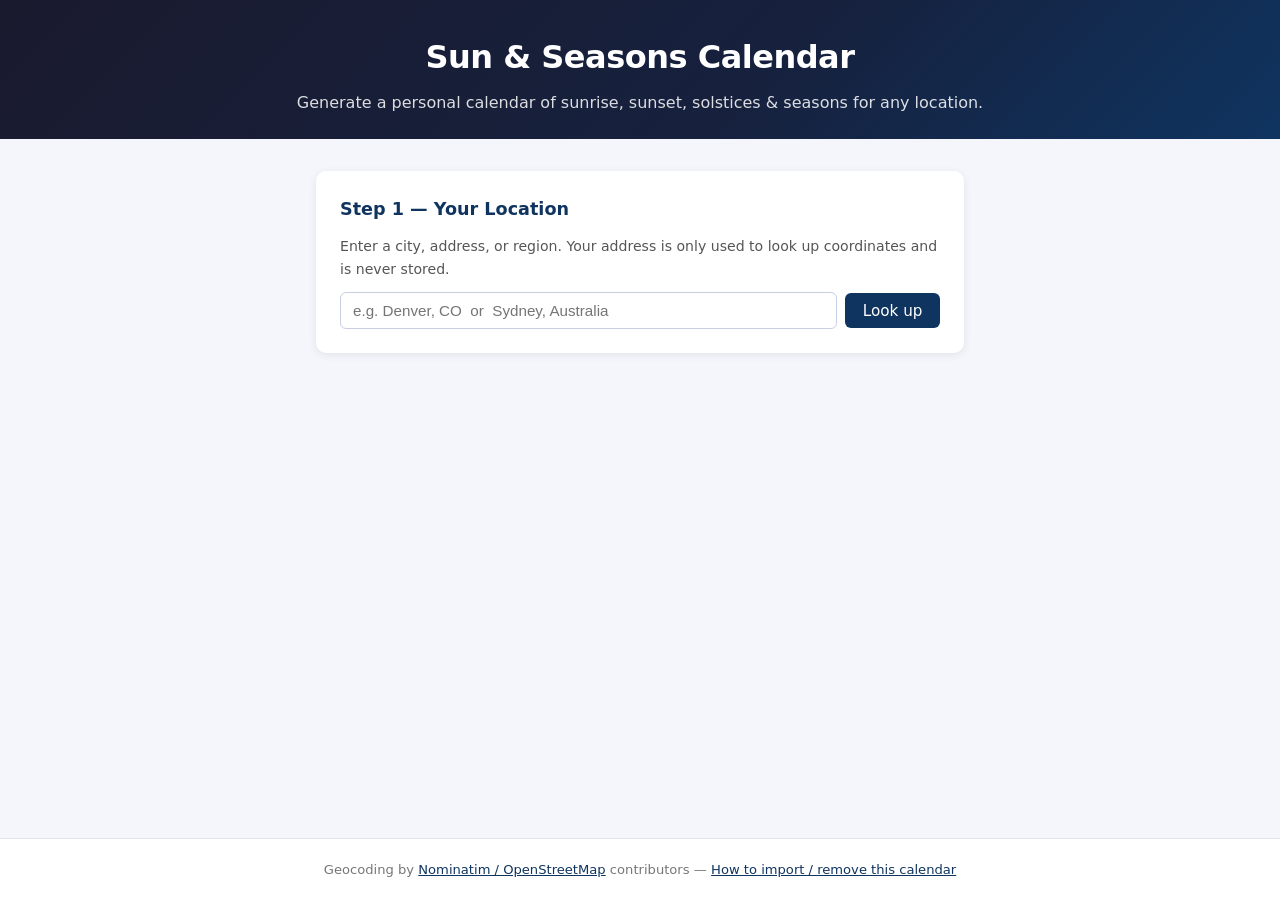
<file: templates/index.html>
<!DOCTYPE html>
<html lang="en">
<head>
  <meta charset="UTF-8">
  <meta name="viewport" content="width=device-width, initial-scale=1.0">
  <title>Sun &amp; Seasons Calendar</title>
  <link rel="stylesheet" href="/static/style.css">
</head>
<body>

<header>
  <h1>Sun &amp; Seasons Calendar</h1>
  <p class="tagline">Generate a personal calendar of sunrise, sunset, solstices &amp; seasons for any location.</p>
</header>

<main>
  <!-- Step 1: Location -->
  <section id="step-location" class="card">
    <h2>Step 1 &mdash; Your Location</h2>
    <p class="hint">Enter a city, address, or region. Your address is only used to look up coordinates and is never stored.</p>
    <div class="input-row">
      <input type="text" id="address-input" placeholder="e.g. Denver, CO  or  Sydney, Australia"
             autocomplete="off" spellcheck="false" />
      <button id="lookup-btn">Look up</button>
    </div>
    <div id="lookup-error" class="error hidden"></div>

    <!-- Candidate list (shown when multiple results) -->
    <div id="candidates" class="hidden">
      <p class="hint">Multiple locations found &mdash; pick the right one:</p>
      <ul id="candidate-list"></ul>
    </div>

    <!-- Confirmed location -->
    <div id="confirmed-location" class="confirmed hidden">
      <span id="confirmed-text"></span>
      <button id="change-location-btn" class="link-btn">Change</button>
    </div>
  </section>

  <!-- Step 2: Year -->
  <section id="step-year" class="card hidden">
    <h2>Step 2 &mdash; Year</h2>
    <div class="input-row">
      <label for="year-input">Year:</label>
      <input type="number" id="year-input" min="1901" max="2099" value="" style="width:90px" />
    </div>
  </section>

  <!-- Step 3: Generate -->
  <section id="step-generate" class="card hidden">
    <h2>Step 3 &mdash; Get Your Calendar</h2>

    <!-- Main calendar -->
    <div class="download-block">
      <h3 class="download-label">Main Calendar</h3>
      <p class="hint">Sunrise, sunset, solstices &amp; equinoxes, and DST clock changes.</p>
      <div class="button-group">
        <a id="download-btn" href="#" class="btn btn-primary" download>
          Download .ics file
        </a>
      </div>
    </div>

    <!-- Day length calendar -->
    <div class="download-block">
      <h3 class="download-label">Day Length Calendar <span class="optional-tag">optional</span></h3>
      <p class="hint">One all-day event per day showing the duration of daylight. Import into its own calendar so you can show/hide it independently.</p>
      <div class="input-row daylength-row">
        <label for="daylength-format">Format:</label>
        <select id="daylength-format">
          <option value="hm">10h 23m</option>
          <option value="hm_label">10h 23m daylight</option>
          <option value="colon">10:23</option>
          <option value="decimal">10.4 hrs</option>
          <option value="hms">10h 23m 45s</option>
        </select>
        <a id="download-daylength-btn" href="#" class="btn btn-secondary-download" download>
          Download .ics file
        </a>
      </div>
    </div>

    <div class="import-note">
      <strong>Tip:</strong> In Google Calendar, create a new calendar first
      (e.g. <em>"Sun &amp; Seasons 2026"</em>) then import &mdash; the picker only
      appears when you have more than one calendar.
      <a href="/help">Full import instructions &rarr;</a>
    </div>

    <button id="preview-btn" class="btn btn-secondary">Show preview</button>

    <div id="preview-section" class="hidden">
      <div id="preview-loading" class="loading hidden">Loading preview&hellip;</div>
      <div id="preview-content"></div>
    </div>
  </section>
</main>

<footer>
  <p>
    Geocoding by <a href="https://nominatim.openstreetmap.org/" target="_blank" rel="noopener">Nominatim / OpenStreetMap</a> contributors &mdash;
    <a href="/help">How to import / remove this calendar</a>
  </p>
</footer>

<script>
// ---------------------------------------------------------------------------
// State
// ---------------------------------------------------------------------------
const state = {
  lat: null,
  lon: null,
  displayName: null,
  year: new Date().getFullYear(),
};

// ---------------------------------------------------------------------------
// DOM helpers
// ---------------------------------------------------------------------------
const $ = id => document.getElementById(id);

function show(id)   { $(id).classList.remove('hidden'); }
function hide(id)   { $(id).classList.add('hidden'); }
function showError(msg) { $('lookup-error').textContent = msg; show('lookup-error'); }
function hideError()    { hide('lookup-error'); }

// ---------------------------------------------------------------------------
// Step 1: Geocode
// ---------------------------------------------------------------------------
$('lookup-btn').addEventListener('click', doLookup);
$('address-input').addEventListener('keydown', e => { if (e.key === 'Enter') doLookup(); });

async function doLookup() {
  const address = $('address-input').value.trim();
  if (!address) { showError('Please enter an address or city.'); return; }

  hideError();
  $('lookup-btn').disabled = true;
  $('lookup-btn').textContent = 'Looking up...';
  hide('candidates');
  hide('confirmed-location');

  try {
    const resp = await fetch('/geocode', {
      method: 'POST',
      headers: { 'Content-Type': 'application/json' },
      body: JSON.stringify({ address }),
    });
    const data = await resp.json();

    if (!resp.ok) {
      showError(data.detail || 'Location not found. Try a different address.');
      return;
    }

    const candidates = data.candidates;
    if (candidates.length === 1) {
      confirmLocation(candidates[0]);
    } else {
      showCandidates(candidates);
    }
  } catch (err) {
    showError('Could not reach geocoding service. Check your connection.');
  } finally {
    $('lookup-btn').disabled = false;
    $('lookup-btn').textContent = 'Look up';
  }
}

function showCandidates(candidates) {
  const list = $('candidate-list');
  list.innerHTML = '';
  candidates.forEach(c => {
    const li = document.createElement('li');
    const btn = document.createElement('button');
    btn.className = 'link-btn candidate-btn';
    btn.textContent = c.display_name;
    btn.addEventListener('click', () => confirmLocation(c));
    li.appendChild(btn);
    list.appendChild(li);
  });
  show('candidates');
}

function confirmLocation(candidate) {
  state.lat = candidate.lat;
  state.lon = candidate.lon;
  state.displayName = candidate.display_name;

  hide('candidates');
  $('confirmed-text').textContent = candidate.display_name;
  show('confirmed-location');

  $('year-input').value = state.year;
  show('step-year');
  show('step-generate');
  updateDownloadLink();
  $('step-year').scrollIntoView({ behavior: 'smooth', block: 'start' });
}

$('change-location-btn').addEventListener('click', () => {
  hide('confirmed-location');
  hide('step-year');
  hide('step-generate');
  hide('preview-section');
  $('preview-content').innerHTML = '';
  $('address-input').value = '';
  $('address-input').focus();
});

// ---------------------------------------------------------------------------
// Step 2: Year
// ---------------------------------------------------------------------------
$('year-input').addEventListener('change', () => {
  const y = parseInt($('year-input').value, 10);
  if (y >= 1901 && y <= 2099) {
    state.year = y;
    updateDownloadLink();
    // Clear stale preview if year changed
    hide('preview-section');
    $('preview-content').innerHTML = '';
  }
});

// ---------------------------------------------------------------------------
// Step 3: Download links
// ---------------------------------------------------------------------------
function updateDownloadLink() {
  if (!state.lat || !state.lon || !state.year) return;
  const lat = state.lat.toFixed(4);
  const lon = state.lon.toFixed(4);
  const dn = encodeURIComponent(state.displayName || '');

  // Main calendar
  const mainUrl = `/calendar/${state.year}/${lat},${lon}.ics?download=true&display_name=${dn}`;
  const mainBtn = $('download-btn');
  mainBtn.href = mainUrl;
  mainBtn.textContent = `Download ${state.year} calendar (.ics)`;

  // Day length calendar
  updateDaylengthLink();
}

function updateDaylengthLink() {
  if (!state.lat || !state.lon || !state.year) return;
  const lat = state.lat.toFixed(4);
  const lon = state.lon.toFixed(4);
  const dn = encodeURIComponent(state.displayName || '');
  const fmt = $('daylength-format').value;
  const dlUrl = `/calendar/${state.year}/${lat},${lon}-daylength.ics?download=true&fmt=${fmt}&display_name=${dn}`;
  const dlBtn = $('download-daylength-btn');
  dlBtn.href = dlUrl;
  dlBtn.textContent = `Download ${state.year} day length (.ics)`;
}

// Update day length link when format changes
$('daylength-format').addEventListener('change', updateDaylengthLink);

// ---------------------------------------------------------------------------
// Preview
// ---------------------------------------------------------------------------
$('preview-btn').addEventListener('click', loadPreview);

async function loadPreview() {
  if (!state.lat || !state.lon) return;
  show('preview-section');
  show('preview-loading');
  $('preview-content').innerHTML = '';
  $('preview-btn').disabled = true;
  $('preview-btn').textContent = 'Loading...';

  const lat = state.lat.toFixed(4);
  const lon = state.lon.toFixed(4);

  try {
    const resp = await fetch(`/api/v1/sun?lat=${lat}&lon=${lon}&year=${state.year}`);
    if (!resp.ok) throw new Error('API error');
    const data = await resp.json();
    renderPreview(data);
  } catch (err) {
    $('preview-content').innerHTML = '<p class="error">Could not load preview.</p>';
  } finally {
    hide('preview-loading');
    $('preview-btn').disabled = false;
    $('preview-btn').textContent = 'Show preview';
  }
}

function fmtTime(iso) {
  if (!iso) return '&mdash;';
  const d = new Date(iso);
  return d.toLocaleTimeString([], { hour: '2-digit', minute: '2-digit' });
}

function fmtDuration(sec) {
  if (sec == null) return '&mdash;';
  const h = Math.floor(sec / 3600);
  const m = Math.floor((sec % 3600) / 60);
  return `${h}h ${String(m).padStart(2,'0')}m`;
}

function escHtml(str) {
  return String(str)
    .replace(/&/g,'&amp;').replace(/</g,'&lt;').replace(/>/g,'&gt;')
    .replace(/"/g,'&quot;');
}

function renderPreview(data) {
  const meta = data.meta;
  const days = data.days;
  const seasons = data.events.seasons;
  const dst = data.events.dst;

  // One row per month using the 21st
  const sampleDays = [1,2,3,4,5,6,7,8,9,10,11,12].map(month => {
    return days.find(d => d.date.startsWith(`${meta.year}-${String(month).padStart(2,'0')}-21`));
  }).filter(Boolean);

  let html = `<p><strong>Location:</strong> ${escHtml(state.displayName)}<br>
  <strong>Timezone:</strong> ${escHtml(meta.tzid)}</p>`;

  html += `<h4>Sample Solar Times</h4>
  <table class="preview-table">
    <thead><tr><th>Date</th><th>Sunrise</th><th>Sunset</th><th>Day Length</th></tr></thead>
    <tbody>`;
  sampleDays.forEach(d => {
    if (d.polar_event) {
      html += `<tr><td>${d.date}</td><td colspan="3"><em>${escHtml(d.polar_event.replace('_',' '))}</em></td></tr>`;
    } else {
      html += `<tr>
        <td>${d.date}</td>
        <td>${fmtTime(d.sunrise)}</td>
        <td>${fmtTime(d.sunset)}</td>
        <td>${fmtDuration(d.day_length_sec)}</td>
      </tr>`;
    }
  });
  html += `</tbody></table>`;

  html += `<h4>Solstices &amp; Equinoxes</h4><ul class="event-list">`;
  seasons.forEach(s => {
    const local = new Date(s.local);
    const label = s.kind.replace(/_/g,' ').replace(/\b\w/g, c => c.toUpperCase());
    const dateStr = local.toLocaleDateString([], {month:'short', day:'numeric'});
    const timeStr = local.toLocaleTimeString([], {hour:'2-digit', minute:'2-digit'});
    html += `<li><strong>${dateStr} ${timeStr}</strong> &mdash; ${escHtml(label)}</li>`;
  });
  html += `</ul>`;

  if (dst.length > 0) {
    html += `<h4>DST Clock Changes</h4><ul class="event-list">`;
    dst.forEach(t => {
      const label = t.kind === 'dst_start' ? 'Clocks Spring Forward' : 'Clocks Fall Back';
      html += `<li><strong>${t.local_date}</strong> &mdash; ${label} (${escHtml(t.offset_before)} &rarr; ${escHtml(t.offset_after)})</li>`;
    });
    html += `</ul>`;
  } else {
    html += `<p><em>This location does not observe DST &mdash; no clock change events.</em></p>`;
  }

  $('preview-content').innerHTML = html;
}
</script>

</body>
</html>
</file>
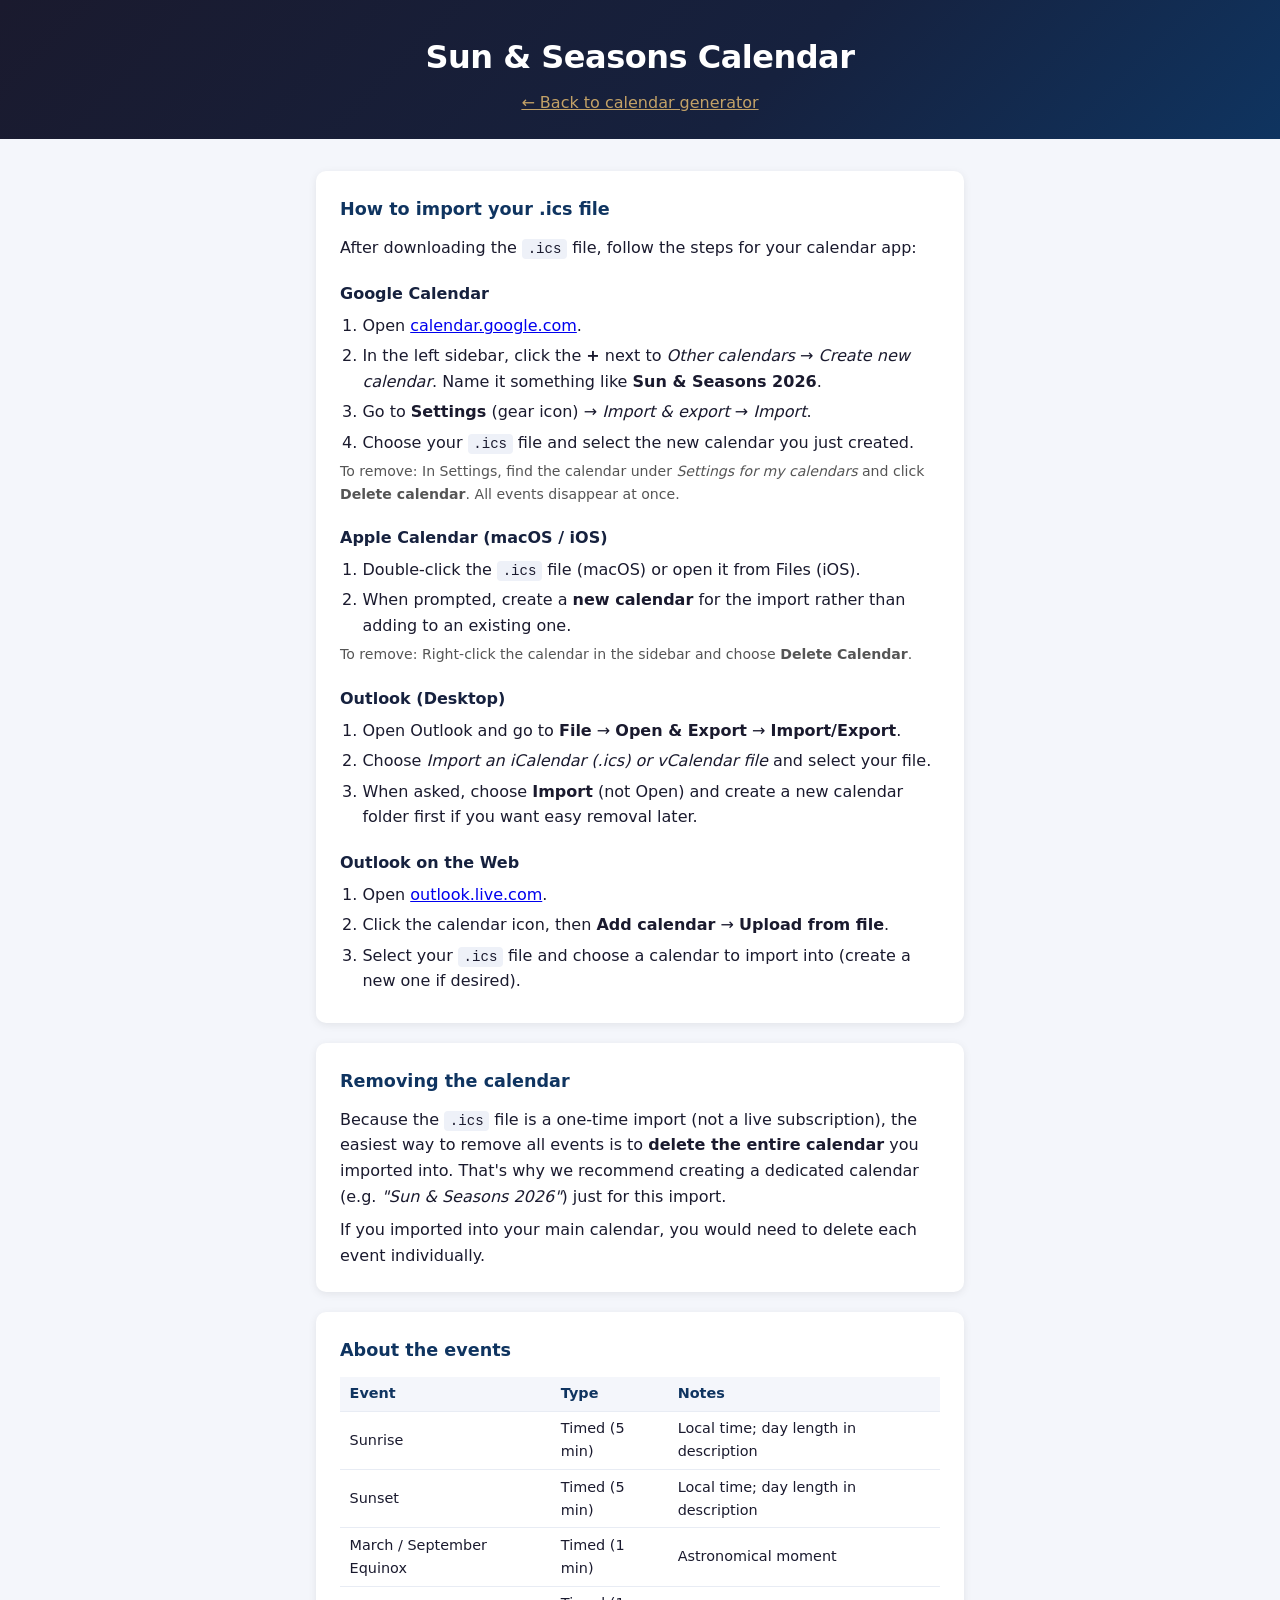
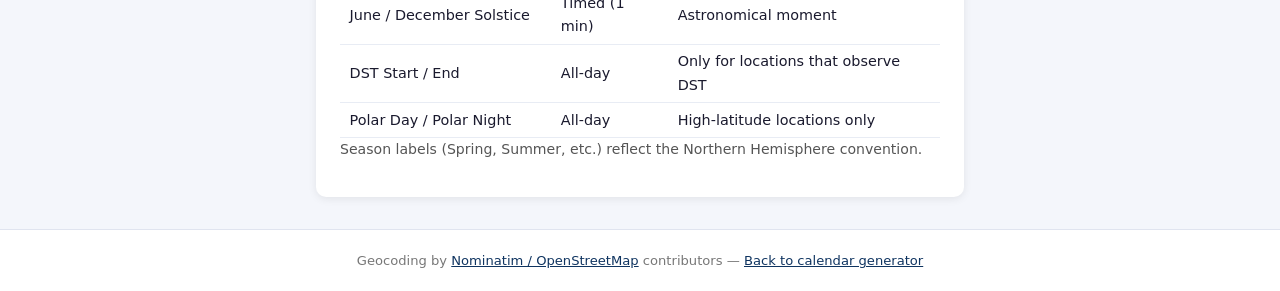
<file: templates/help.html>
<!DOCTYPE html>
<html lang="en">
<head>
  <meta charset="UTF-8">
  <meta name="viewport" content="width=device-width, initial-scale=1.0">
  <title>Help &mdash; Sun &amp; Seasons Calendar</title>
  <link rel="stylesheet" href="/static/style.css">
</head>
<body>

<header>
  <h1>Sun &amp; Seasons Calendar</h1>
  <p class="tagline"><a href="/">&larr; Back to calendar generator</a></p>
</header>

<main>
  <section class="card">
    <h2>How to import your .ics file</h2>
    <p>After downloading the <code>.ics</code> file, follow the steps for your calendar app:</p>

    <h3>Google Calendar</h3>
    <ol>
      <li>Open <a href="https://calendar.google.com" target="_blank" rel="noopener">calendar.google.com</a>.</li>
      <li>In the left sidebar, click the <strong>+</strong> next to <em>Other calendars</em> &rarr; <em>Create new calendar</em>. Name it something like <strong>Sun &amp; Seasons 2026</strong>.</li>
      <li>Go to <strong>Settings</strong> (gear icon) &rarr; <em>Import &amp; export</em> &rarr; <em>Import</em>.</li>
      <li>Choose your <code>.ics</code> file and select the new calendar you just created.</li>
    </ol>
    <p class="hint">To remove: In Settings, find the calendar under <em>Settings for my calendars</em> and click <strong>Delete calendar</strong>. All events disappear at once.</p>

    <h3>Apple Calendar (macOS / iOS)</h3>
    <ol>
      <li>Double-click the <code>.ics</code> file (macOS) or open it from Files (iOS).</li>
      <li>When prompted, create a <strong>new calendar</strong> for the import rather than adding to an existing one.</li>
    </ol>
    <p class="hint">To remove: Right-click the calendar in the sidebar and choose <strong>Delete Calendar</strong>.</p>

    <h3>Outlook (Desktop)</h3>
    <ol>
      <li>Open Outlook and go to <strong>File</strong> &rarr; <strong>Open &amp; Export</strong> &rarr; <strong>Import/Export</strong>.</li>
      <li>Choose <em>Import an iCalendar (.ics) or vCalendar file</em> and select your file.</li>
      <li>When asked, choose <strong>Import</strong> (not Open) and create a new calendar folder first if you want easy removal later.</li>
    </ol>

    <h3>Outlook on the Web</h3>
    <ol>
      <li>Open <a href="https://outlook.live.com" target="_blank" rel="noopener">outlook.live.com</a>.</li>
      <li>Click the calendar icon, then <strong>Add calendar</strong> &rarr; <strong>Upload from file</strong>.</li>
      <li>Select your <code>.ics</code> file and choose a calendar to import into (create a new one if desired).</li>
    </ol>
  </section>

  <section class="card">
    <h2>Removing the calendar</h2>
    <p>
      Because the <code>.ics</code> file is a one-time import (not a live subscription), the easiest way
      to remove all events is to <strong>delete the entire calendar</strong> you imported into.
      That's why we recommend creating a dedicated calendar (e.g. <em>"Sun &amp; Seasons 2026"</em>)
      just for this import.
    </p>
    <p>If you imported into your main calendar, you would need to delete each event individually.</p>
  </section>

  <section class="card">
    <h2>About the events</h2>
    <table class="preview-table">
      <thead><tr><th>Event</th><th>Type</th><th>Notes</th></tr></thead>
      <tbody>
        <tr><td>Sunrise</td><td>Timed (5 min)</td><td>Local time; day length in description</td></tr>
        <tr><td>Sunset</td><td>Timed (5 min)</td><td>Local time; day length in description</td></tr>
        <tr><td>March / September Equinox</td><td>Timed (1 min)</td><td>Astronomical moment</td></tr>
        <tr><td>June / December Solstice</td><td>Timed (1 min)</td><td>Astronomical moment</td></tr>
        <tr><td>DST Start / End</td><td>All-day</td><td>Only for locations that observe DST</td></tr>
        <tr><td>Polar Day / Polar Night</td><td>All-day</td><td>High-latitude locations only</td></tr>
      </tbody>
    </table>
    <p class="hint">Season labels (Spring, Summer, etc.) reflect the Northern Hemisphere convention.</p>
  </section>
</main>

<footer>
  <p>
    Geocoding by <a href="https://nominatim.openstreetmap.org/" target="_blank" rel="noopener">Nominatim / OpenStreetMap</a> contributors &mdash;
    <a href="/">Back to calendar generator</a>
  </p>
</footer>

</body>
</html>
</file>
<file: static/style.css>
/* Sun & Seasons Calendar — styles */

*, *::before, *::after { box-sizing: border-box; margin: 0; padding: 0; }

body {
  font-family: system-ui, -apple-system, "Segoe UI", sans-serif;
  font-size: 16px;
  line-height: 1.6;
  color: #1a1a2e;
  background: #f4f6fb;
  min-height: 100vh;
  display: flex;
  flex-direction: column;
}

/* ---- Header ---- */
header {
  background: linear-gradient(135deg, #1a1a2e 0%, #16213e 60%, #0f3460 100%);
  color: #fff;
  padding: 2rem 1.5rem 1.5rem;
  text-align: center;
}
header h1 {
  font-size: 2rem;
  font-weight: 700;
  letter-spacing: -0.5px;
}
header .tagline {
  margin-top: 0.4rem;
  opacity: 0.85;
  font-size: 1rem;
}
header a { color: #e2b96f; }

/* ---- Main ---- */
main {
  flex: 1;
  max-width: 680px;
  width: 100%;
  margin: 2rem auto;
  padding: 0 1rem;
  display: flex;
  flex-direction: column;
  gap: 1.25rem;
}

/* ---- Cards ---- */
.card {
  background: #fff;
  border-radius: 10px;
  padding: 1.5rem;
  box-shadow: 0 2px 8px rgba(0,0,0,0.08);
}
.card h2 {
  font-size: 1.1rem;
  font-weight: 600;
  margin-bottom: 0.75rem;
  color: #0f3460;
}
.card h3 {
  font-size: 1rem;
  font-weight: 600;
  margin: 1.25rem 0 0.4rem;
  color: #16213e;
}
.card h4 {
  font-size: 0.95rem;
  font-weight: 600;
  margin: 1.25rem 0 0.5rem;
  color: #16213e;
}

/* ---- Inputs ---- */
.input-row {
  display: flex;
  gap: 0.5rem;
  align-items: center;
  flex-wrap: wrap;
}
input[type="text"],
input[type="number"] {
  padding: 0.55rem 0.75rem;
  border: 1px solid #c8cfe0;
  border-radius: 6px;
  font-size: 0.95rem;
  flex: 1;
  min-width: 0;
  transition: border-color 0.15s;
}
input[type="text"]:focus,
input[type="number"]:focus {
  outline: none;
  border-color: #0f3460;
  box-shadow: 0 0 0 3px rgba(15,52,96,0.12);
}

/* ---- Buttons ---- */
button, .btn {
  cursor: pointer;
  font-size: 0.95rem;
  font-family: inherit;
  border: none;
  border-radius: 6px;
  padding: 0.55rem 1.1rem;
  transition: background 0.15s, opacity 0.15s;
}
button:disabled { opacity: 0.55; cursor: default; }

#lookup-btn {
  background: #0f3460;
  color: #fff;
  white-space: nowrap;
}
#lookup-btn:hover:not(:disabled) { background: #16213e; }

.btn-primary {
  display: inline-block;
  background: #e2b96f;
  color: #1a1a2e;
  font-weight: 600;
  text-decoration: none;
  padding: 0.65rem 1.4rem;
  border-radius: 6px;
}
.btn-primary:hover { background: #d4a85a; }

.btn-secondary {
  background: #eef1f8;
  color: #0f3460;
  margin-top: 0.75rem;
}
.btn-secondary:hover:not(:disabled) { background: #dde3f0; }

.btn-secondary-download {
  display: inline-block;
  background: #eef1f8;
  color: #0f3460;
  font-weight: 600;
  text-decoration: none;
  padding: 0.55rem 1.1rem;
  border-radius: 6px;
  white-space: nowrap;
}
.btn-secondary-download:hover { background: #dde3f0; }

.link-btn {
  background: none;
  border: none;
  color: #0f3460;
  text-decoration: underline;
  padding: 0;
  font-size: 0.9rem;
  cursor: pointer;
}
.link-btn:hover { color: #e2b96f; }

.button-group {
  margin: 0.75rem 0 0.5rem;
}

/* ---- Feedback ---- */
.hint {
  font-size: 0.88rem;
  color: #555;
  margin-bottom: 0.75rem;
}
.error {
  color: #c0392b;
  font-size: 0.9rem;
  margin-top: 0.5rem;
}
.loading {
  color: #555;
  font-style: italic;
  font-size: 0.9rem;
  margin-top: 0.5rem;
}
.confirmed {
  margin-top: 0.75rem;
  font-size: 0.95rem;
  color: #1a7a4a;
  font-weight: 500;
  display: flex;
  align-items: center;
  gap: 0.75rem;
}

/* ---- Candidates ---- */
#candidate-list {
  list-style: none;
  margin-top: 0.5rem;
  display: flex;
  flex-direction: column;
  gap: 0.35rem;
}
.candidate-btn {
  text-align: left;
  padding: 0.45rem 0.6rem;
  border-radius: 5px;
  font-size: 0.9rem;
  background: #eef1f8;
  width: 100%;
}
.candidate-btn:hover { background: #dde3f0; }

/* ---- Download blocks ---- */
.download-block {
  border-top: 1px solid #eef1f8;
  padding-top: 1rem;
  margin-top: 1rem;
}
.download-block:first-of-type {
  border-top: none;
  padding-top: 0;
  margin-top: 0;
}
.download-label {
  font-size: 0.95rem;
  font-weight: 600;
  color: #16213e;
  margin-bottom: 0.25rem;
}
.optional-tag {
  font-size: 0.75rem;
  font-weight: 400;
  background: #eef1f8;
  color: #555;
  padding: 0.1em 0.5em;
  border-radius: 10px;
  vertical-align: middle;
  margin-left: 0.4em;
}
.daylength-row {
  align-items: center;
  flex-wrap: wrap;
  gap: 0.5rem;
  margin-top: 0.25rem;
}
select {
  padding: 0.5rem 0.6rem;
  border: 1px solid #c8cfe0;
  border-radius: 6px;
  font-size: 0.9rem;
  background: #fff;
  cursor: pointer;
}
select:focus {
  outline: none;
  border-color: #0f3460;
  box-shadow: 0 0 0 3px rgba(15,52,96,0.12);
}

/* ---- Import note ---- */
.import-note {
  font-size: 0.88rem;
  color: #444;
  background: #f8f9fc;
  border-left: 3px solid #e2b96f;
  padding: 0.6rem 0.9rem;
  border-radius: 0 6px 6px 0;
  margin: 0.75rem 0;
}
.import-note a { color: #0f3460; }

/* ---- Preview ---- */
#preview-section { margin-top: 1rem; }
.preview-table {
  width: 100%;
  border-collapse: collapse;
  font-size: 0.9rem;
  margin-top: 0.4rem;
}
.preview-table th,
.preview-table td {
  text-align: left;
  padding: 0.35rem 0.6rem;
  border-bottom: 1px solid #e8ecf4;
}
.preview-table th {
  font-weight: 600;
  color: #0f3460;
  background: #f4f6fb;
}
.preview-table tr:hover td { background: #f9fafc; }

.event-list {
  list-style: none;
  font-size: 0.9rem;
}
.event-list li {
  padding: 0.3rem 0;
  border-bottom: 1px solid #eef1f8;
}
.event-list li:last-child { border-bottom: none; }

/* ---- Footer ---- */
footer {
  text-align: center;
  font-size: 0.82rem;
  color: #777;
  padding: 1.25rem 1rem;
  border-top: 1px solid #e0e4ef;
  background: #fff;
}
footer a { color: #0f3460; }

/* ---- Utilities ---- */
.hidden { display: none !important; }

/* ---- Responsive ---- */
@media (max-width: 500px) {
  header h1 { font-size: 1.5rem; }
  .input-row { flex-direction: column; }
  input[type="text"] { width: 100%; }
  #lookup-btn { width: 100%; }
}

/* ---- Code ---- */
code {
  background: #eef1f8;
  padding: 0.15em 0.4em;
  border-radius: 4px;
  font-size: 0.88em;
}

ol { padding-left: 1.4rem; }
ol li { margin-bottom: 0.3rem; }
p + p { margin-top: 0.5rem; }
</file>
